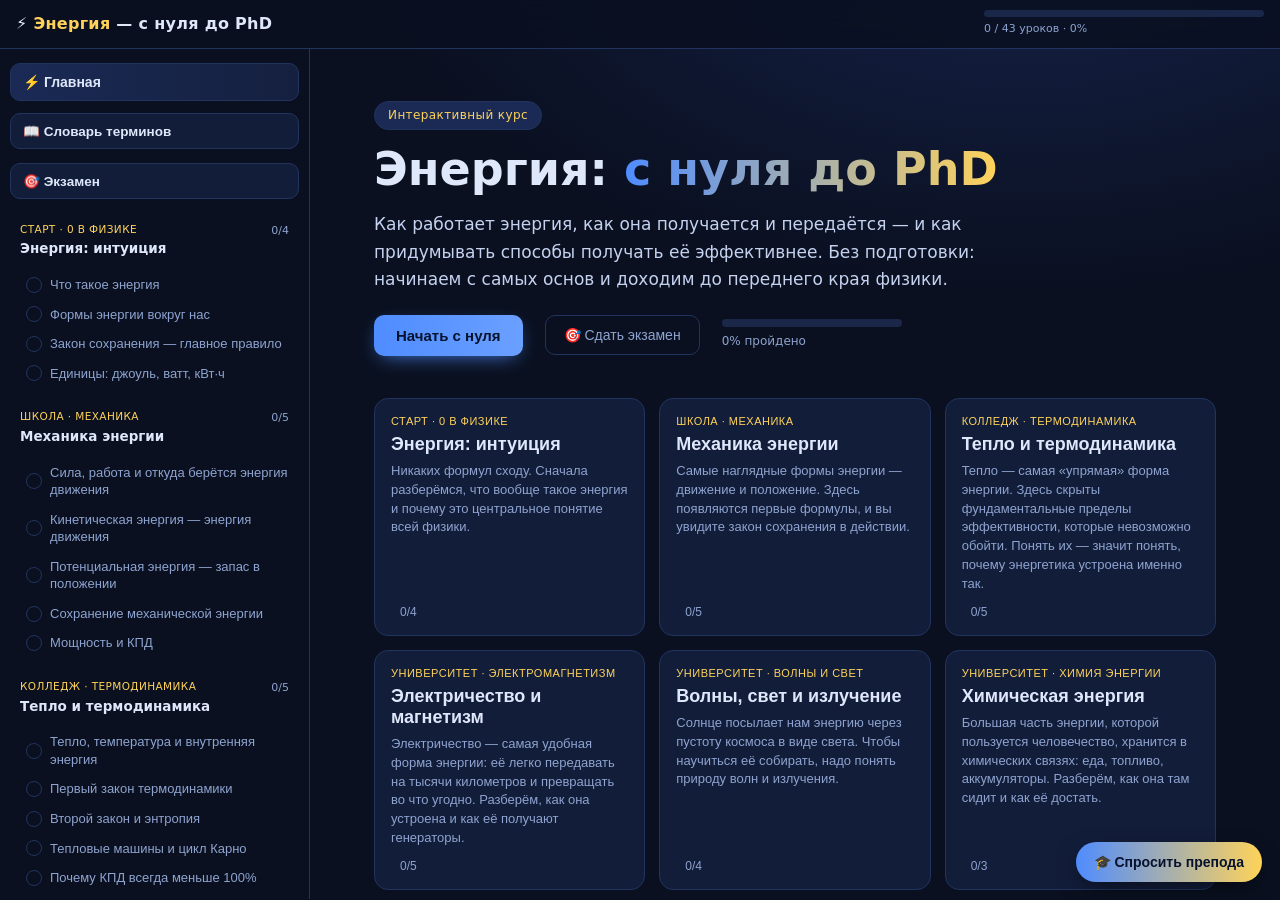
<file: energy-course/index.html>
<!DOCTYPE html>
<html lang="ru">
<head>
<meta charset="utf-8">
<meta name="viewport" content="width=device-width, initial-scale=1">
<title>Энергия — интерактивный курс с нуля до PhD</title>
<meta name="description" content="Интерактивный курс по физике энергии с нуля до уровня PhD: как работает энергия, как получается и передаётся, и как получать её эффективнее.">
<link rel="stylesheet" href="css/style.css">
</head>
<body>

<header class="topbar">
  <button id="menubtn" aria-label="Меню">☰</button>
  <div class="brand">⚡ <b>Энергия</b> — с нуля до PhD</div>
  <div class="spacer"></div>
  <div class="prog">
    <div class="track"><div id="progbar" style="width:0%"></div></div>
    <div class="lbl" id="progtext">0 / 0 уроков · 0%</div>
  </div>
</header>

<div class="layout">
  <nav id="sidebar"></nav>
  <main id="main"></main>
</div>

<script src="js/content.js"></script>
<script src="js/sims.js"></script>
<script src="js/diagrams.js"></script>
<script src="js/app.js"></script>
<script src="js/tutor.js"></script>
</body>
</html>
</file>
<file: energy-course/css/style.css>
/* ============================================================================
   Энергия — курс с нуля до PhD. Тёмная «энергетическая» тема, адаптив.
============================================================================ */
:root {
  --bg:        #0a1020;
  --bg2:       #0e1730;
  --panel:     #121d3a;
  --panel2:    #16224380;
  --line:      #21345f;
  --text:      #dfe7fb;
  --muted:     #8ea3cf;
  --accent:    #ffd35a;
  --accent2:   #4f8cff;
  --green:     #36d399;
  --red:       #f87272;
  --orange:    #f8b272;
  --radius:    14px;
  --nav-w:     310px;
}
* { box-sizing: border-box; }
html, body { margin: 0; height: 100%; }
body {
  background: radial-gradient(1200px 700px at 80% -10%, #16224a 0%, var(--bg) 55%) fixed;
  color: var(--text);
  font-family: 'Segoe UI', Roboto, system-ui, -apple-system, Arial, sans-serif;
  font-size: 16px; line-height: 1.6;
  -webkit-font-smoothing: antialiased;
}

/* ── шапка ──────────────────────────────────────────────────────────── */
.topbar {
  position: sticky; top: 0; z-index: 30;
  display: flex; align-items: center; gap: 12px;
  padding: 10px 16px;
  background: rgba(10,16,32,.85); backdrop-filter: blur(10px);
  border-bottom: 1px solid var(--line);
}
.topbar .brand { font-weight: 700; letter-spacing: .3px; font-size: 16px; }
.topbar .brand b { color: var(--accent); }
.topbar .spacer { flex: 1; }
.topbar .prog { min-width: 180px; max-width: 280px; flex: 1; }
.topbar .prog .track { height: 7px; background: #1a2748; border-radius: 4px; overflow: hidden; }
.topbar .prog .track > div { height: 100%; background: linear-gradient(90deg, var(--accent2), var(--accent)); transition: width .4s; }
.topbar .prog .lbl { font-size: 11px; color: var(--muted); margin-top: 3px; }
#menubtn {
  display: none; background: var(--panel); color: var(--text);
  border: 1px solid var(--line); border-radius: 8px; padding: 6px 11px; font-size: 18px; cursor: pointer;
}

/* ── каркас ─────────────────────────────────────────────────────────── */
.layout { display: flex; min-height: calc(100vh - 50px); }
#sidebar {
  width: var(--nav-w); flex-shrink: 0;
  border-right: 1px solid var(--line);
  padding: 14px 10px 40px;
  overflow-y: auto; height: calc(100vh - 50px);
  position: sticky; top: 50px;
}
#main {
  flex: 1; min-width: 0; padding: 26px clamp(16px, 5vw, 64px) 80px;
  height: calc(100vh - 50px); overflow-y: auto; scroll-behavior: smooth;
}

/* ── навигация ──────────────────────────────────────────────────────── */
.nav-home {
  width: 100%; text-align: left; background: linear-gradient(90deg, #1a2a55, #15203f);
  color: var(--text); border: 1px solid var(--line); border-radius: 10px;
  padding: 10px 12px; font-size: 14px; font-weight: 600; cursor: pointer; margin-bottom: 12px;
}
.nav-home:hover { border-color: var(--accent2); }
.nav-gloss {
  width: 100%; text-align: left; background: var(--panel); color: var(--text);
  border: 1px solid var(--line); border-radius: 10px; padding: 9px 12px;
  font-size: 13.5px; font-weight: 600; cursor: pointer; margin-bottom: 14px;
}
.nav-gloss:hover { border-color: var(--accent); }

.nav-exam:hover { border-color: var(--green); }

/* экзамен */
.exam { max-width: 1000px; margin: 0 auto; }
.exam-grid { display: grid; grid-template-columns: repeat(auto-fill, minmax(260px, 1fr)); gap: 14px; margin-top: 20px; }
.exam-card { text-align: left; background: var(--panel); border: 1px solid var(--line); border-radius: var(--radius);
  padding: 16px; cursor: pointer; color: var(--text); display: flex; flex-direction: column; gap: 6px; transition: transform .12s, border-color .12s; }
.exam-card:hover { transform: translateY(-3px); border-color: var(--accent); }
.exam-final { border-color: var(--accent2); background: linear-gradient(135deg, #1a2a55, #14223f); }
.exam-card-lvl { font-size: 11px; color: var(--accent); text-transform: uppercase; letter-spacing: .5px; }
.exam-card-t { font-size: 17px; font-weight: 700; }
.exam-card-d { font-size: 13px; color: var(--muted); flex: 1; }
.exam-best { font-size: 12.5px; color: var(--green); }

.exam-run { max-width: 820px; margin: 0 auto; }
.exam-qs { display: flex; flex-direction: column; gap: 16px; margin: 18px 0; }
.exam-q { padding: 14px 16px; background: var(--panel2); border: 1px solid var(--line); border-radius: var(--radius); }
.quiz-opt.chosen { border-color: var(--accent2); background: #1c2c57; color: #fff; }
.exam-count { font-size: 13px; color: var(--muted); }
.exam-score-box { margin-top: 24px; padding: 26px; text-align: center; background: var(--panel2); border: 1px solid var(--accent2); border-radius: var(--radius); }
.exam-score-n { font-size: clamp(26px, 6vw, 36px); font-weight: 800; color: var(--accent); }
.exam-grade { font-size: 18px; margin: 8px 0 18px; color: #c4d2f0; }
.exam-score-actions { display: flex; gap: 10px; justify-content: center; flex-wrap: wrap; }

/* словарь */
.gloss { max-width: 820px; margin: 0 auto; }
.gloss-h { font-size: clamp(24px, 4vw, 32px); margin: 8px 0 6px; }
.gloss-sub { color: var(--muted); margin-bottom: 18px; }
.gloss-search {
  width: 100%; background: var(--panel); color: var(--text); border: 1px solid var(--line);
  border-radius: 10px; padding: 12px 16px; font-size: 15px; margin-bottom: 20px;
}
.gloss-search:focus { outline: none; border-color: var(--accent2); }
.gloss-list { display: grid; gap: 10px; }
.gloss-item { padding: 12px 16px; background: var(--panel2); border: 1px solid var(--line); border-radius: var(--radius); border-left: 3px solid var(--accent2); }
.gloss-term { font-weight: 700; color: var(--accent); margin-bottom: 3px; }
.gloss-def { color: #d6e1f8; font-size: 15px; }
.gloss-none { color: var(--muted); padding: 20px; text-align: center; }
.nav-module { margin-bottom: 6px; }
.nav-modhead {
  display: flex; flex-direction: column; gap: 1px;
  padding: 8px 10px; cursor: pointer; border-radius: 8px; position: relative;
}
.nav-modhead:hover { background: var(--panel2); }
.nav-modlevel { font-size: 10.5px; color: var(--accent); text-transform: uppercase; letter-spacing: .4px; }
.nav-modtitle { font-size: 13.5px; font-weight: 600; }
.nav-modcount { position: absolute; right: 10px; top: 9px; font-size: 11px; color: var(--muted); }
.nav-lessons { display: flex; flex-direction: column; padding: 2px 0 6px 6px; }
.nav-module.collapsed .nav-lessons { display: none; }
.nav-lesson {
  display: flex; align-items: center; gap: 8px; text-align: left;
  background: none; border: none; color: var(--muted); cursor: pointer;
  padding: 6px 10px; border-radius: 7px; font-size: 13px; line-height: 1.35; width: 100%;
}
.nav-lesson:hover { background: var(--panel2); color: var(--text); }
.nav-lesson.active { background: #1c2c57; color: var(--text); }
.nav-check {
  width: 16px; height: 16px; flex-shrink: 0; border-radius: 50%;
  border: 1.5px solid var(--line); font-size: 10px; display: grid; place-items: center;
}
.nav-check.on { background: var(--green); border-color: var(--green); color: #07210f; }

/* ── главная ────────────────────────────────────────────────────────── */
.home { max-width: 1000px; margin: 0 auto; }
.hero { padding: 26px 0 8px; }
.hero-badge {
  display: inline-block; background: #1a2a55; color: var(--accent);
  border: 1px solid var(--line); border-radius: 999px; padding: 4px 13px;
  font-size: 12px; letter-spacing: .4px; margin-bottom: 14px;
}
.hero h1 { font-size: clamp(30px, 5vw, 46px); margin: 0 0 12px; line-height: 1.1; font-weight: 700; }
.hero h1 span { background: linear-gradient(90deg, var(--accent2), var(--accent)); -webkit-background-clip: text; background-clip: text; color: transparent; }
.hero-sub { font-size: 17px; color: #c4d2f0; max-width: 680px; }
.hero-row { display: flex; align-items: center; gap: 22px; flex-wrap: wrap; margin-top: 22px; }
.hero-prog { display: flex; flex-direction: column; gap: 5px; min-width: 180px; }
.hero-prog-bar { height: 8px; background: #1a2748; border-radius: 5px; overflow: hidden; }
.hero-prog-bar > div { height: 100%; background: linear-gradient(90deg, var(--accent2), var(--accent)); }
.hero-prog span { font-size: 12px; color: var(--muted); }

.btn-primary {
  background: linear-gradient(90deg, var(--accent2), #6aa0ff); color: #06122e;
  border: none; border-radius: 10px; padding: 12px 22px; font-size: 15px; font-weight: 700;
  cursor: pointer; box-shadow: 0 6px 20px -8px var(--accent2);
}
.btn-primary:hover { filter: brightness(1.08); }
.btn-ghost { background: none; color: var(--muted); border: 1px solid var(--line); border-radius: 10px; padding: 11px 18px; cursor: pointer; font-size: 14px; }
.btn-ghost:hover { color: var(--text); border-color: var(--accent2); }
.btn-done { background: var(--panel); color: var(--green); border: 1px solid var(--line); border-radius: 10px; padding: 11px 18px; cursor: pointer; font-size: 14px; font-weight: 600; }
.btn-done:hover { border-color: var(--green); }

.home-grid { display: grid; grid-template-columns: repeat(auto-fill, minmax(270px, 1fr)); gap: 14px; margin-top: 34px; }
.modcard {
  text-align: left; background: var(--panel); border: 1px solid var(--line);
  border-radius: var(--radius); padding: 16px; cursor: pointer; color: var(--text);
  display: flex; flex-direction: column; gap: 7px; transition: transform .12s, border-color .12s;
}
.modcard:hover { transform: translateY(-3px); border-color: var(--accent2); }
.modcard-level { font-size: 11px; color: var(--accent); text-transform: uppercase; letter-spacing: .5px; }
.modcard-title { font-size: 18px; font-weight: 700; }
.modcard-intro { font-size: 13px; color: var(--muted); line-height: 1.45; flex: 1; }
.modcard-foot { display: flex; align-items: center; gap: 9px; margin-top: 4px; }
.modcard-bar { flex: 1; height: 6px; background: #1a2748; border-radius: 4px; overflow: hidden; }
.modcard-bar > div { height: 100%; background: var(--green); }
.modcard-foot span { font-size: 12px; color: var(--muted); }

.home-foot { margin-top: 40px; padding: 22px; background: var(--panel2); border: 1px solid var(--line); border-radius: var(--radius); }
.home-foot h3 { margin: 0 0 12px; }
.home-foot ul { margin: 0; padding-left: 20px; color: #c4d2f0; }
.home-foot li { margin-bottom: 7px; }

/* ── урок ───────────────────────────────────────────────────────────── */
.lesson { max-width: 820px; margin: 0 auto; }
.lesson-top { border-bottom: 1px solid var(--line); padding-bottom: 16px; margin-bottom: 8px; }
.lesson-crumbs { font-size: 12px; color: var(--accent); text-transform: uppercase; letter-spacing: .5px; }
.lesson-title { font-size: clamp(24px, 4vw, 34px); margin: 6px 0 8px; line-height: 1.15; }
.lesson-meta { font-size: 13px; color: var(--muted); }
.lesson-tldr {
  margin: 18px 0 4px; padding: 14px 16px; border-radius: var(--radius);
  background: linear-gradient(135deg, #1b2c52, #14223f);
  border: 1px solid var(--accent2); border-left-width: 4px;
}
.lesson-tldr .tldr-head { font-weight: 700; color: var(--accent); font-size: 12.5px; text-transform: uppercase; letter-spacing: .5px; margin-bottom: 6px; }
.lesson-tldr > div:last-child { font-size: 16px; color: #eaf1ff; }

.lesson-body { font-size: 16.5px; }
.b-text { margin: 16px 0; }
.b-text p { margin: 0 0 14px; }
.b-text ul, .b-text ol { margin: 0 0 14px; padding-left: 22px; }
.b-text li { margin-bottom: 7px; }
.b-text b { color: #fff; }
.lesson-body i { color: #cfdcfb; }

/* формула */
.b-formula { margin: 22px 0; padding: 18px; text-align: center;
  background: linear-gradient(180deg, #13213f, #101a33); border: 1px solid var(--line); border-radius: var(--radius); }
.f-eq { font-size: clamp(18px, 3.5vw, 24px); font-family: 'Cambria Math', Georgia, serif; color: var(--accent); letter-spacing: .5px; }
.f-eq sub { font-size: .65em; }
.lesson-body sub { font-size: .72em; }
.f-cap { font-size: 13px; color: var(--muted); margin-top: 10px; }

/* врезки */
.b-callout { margin: 20px 0; padding: 14px 16px; border-radius: var(--radius); border: 1px solid var(--line); border-left-width: 4px; }
.b-callout .c-head { font-weight: 700; font-size: 13px; margin-bottom: 6px; text-transform: uppercase; letter-spacing: .4px; }
.c-key  { background: #131f3e; border-left-color: var(--accent2); }
.c-key .c-head { color: var(--accent2); }
.c-idea { background: #14231c; border-left-color: var(--green); }
.c-idea .c-head { color: var(--green); }
.c-warn { background: #261a14; border-left-color: var(--orange); }
.c-warn .c-head { color: var(--orange); }
.b-callout b { color: #fff; }
.c-trap { background: #25142a; border-left-color: #e879f9; }
.c-trap .c-head { color: #e879f9; }
.c-floor { background: #131a2e; border-left-color: #8a9bff; }
.c-floor .c-head { color: #8a9bff; }
.c-check { background: #102420; border-left-color: #2dd4bf; }
.c-check .c-head { color: #2dd4bf; }
.c-analogy { background: #0f2030; border-left-color: #38bdf8; }
.c-analogy .c-head { color: #38bdf8; }
.c-trap table.cmp, .b-callout table.cmp { width: 100%; border-collapse: collapse; margin: 8px 0 2px; font-size: 13.5px; }
.b-callout table.cmp th, .b-callout table.cmp td { border: 1px solid var(--line); padding: 6px 9px; text-align: left; vertical-align: top; }
.b-callout table.cmp th { background: rgba(255,255,255,.05); }
.callout-итог, .c-line { display: block; margin-top: 8px; font-weight: 600; color: #fff; }

/* блок «предположи сам» */
.b-predict { margin: 22px 0; padding: 16px 18px; background: linear-gradient(135deg, #1b1430, #131022);
  border: 1px solid #6b4bce; border-left-width: 4px; border-radius: var(--radius); }
.predict-head { font-weight: 700; color: #b794f6; font-size: 13px; text-transform: uppercase; letter-spacing: .4px; margin-bottom: 8px; }
.predict-q { font-size: 16px; }
.predict-q b { color: #fff; }
.predict-btn { margin-top: 12px; background: #2a1f52; color: #d7c6ff; border: 1px solid #6b4bce;
  border-radius: 9px; padding: 9px 16px; font-size: 14px; font-weight: 600; cursor: pointer; }
.predict-btn:hover { background: #36286a; }
.predict-reveal { margin-top: 14px; padding-top: 14px; border-top: 1px dashed #6b4bce; font-size: 15.5px; }
.predict-reveal b { color: #b794f6; }

/* разбор примера */
.b-try { margin: 20px 0; padding: 14px 16px; background: #101a33; border: 1px dashed var(--line); border-radius: var(--radius); font-size: 15px; }
.try-head { font-weight: 700; color: var(--accent); font-size: 13px; margin-bottom: 6px; }
.b-try b { color: var(--accent); }

/* схема устройства */
.b-device { margin: 22px 0; padding: 16px 18px; background: linear-gradient(180deg, #122140, #0e1a33);
  border: 1px solid var(--line); border-radius: var(--radius); border-left: 4px solid var(--accent); }
.dev-title { font-weight: 700; font-size: 16px; color: var(--accent); margin-bottom: 12px; }
.dev-parts-h, .dev-steps-h, .dev-diag-h { font-size: 12.5px; text-transform: uppercase; letter-spacing: .5px; color: var(--accent2); margin: 10px 0 8px; font-weight: 700; }
.dev-diag { background: #0a1226; border: 1px solid var(--line); border-radius: 10px; padding: 4px; margin-bottom: 6px; }
.dev-diag .sim-canvas { background: transparent; }
.dev-parts { display: grid; grid-template-columns: repeat(auto-fill, minmax(220px, 1fr)); gap: 8px; }
.dev-part { background: #0c1530; border: 1px solid var(--line); border-radius: 9px; padding: 9px 11px; font-size: 14px; }
.dev-part b { color: #fff; display: block; margin-bottom: 2px; }
.dev-part span { color: var(--muted); font-size: 13px; }
.dev-steps { margin: 4px 0 0; padding-left: 22px; }
.dev-steps li { margin-bottom: 6px; font-size: 15px; }
.dev-steps b { color: var(--accent); }

/* таблицы спектра */
table.spec { width: 100%; border-collapse: collapse; margin: 10px 0; font-size: 14px; }
table.spec th, table.spec td { border: 1px solid var(--line); padding: 7px 10px; text-align: left; }
table.spec th { background: #16224a; color: var(--accent); }
table.spec tr:nth-child(even) td { background: #101a33; }

/* модель */
.b-sim { margin: 22px 0; }
.sim-host { background: #0c1530; border: 1px solid var(--line); border-radius: var(--radius); padding: 12px; }
.sim-cap { font-size: 13px; color: var(--muted); margin-top: 9px; }
.sim-canvas { display: block; width: 100%; border-radius: 8px; background: #0a1226; }
.sim-controls { display: flex; flex-wrap: wrap; gap: 14px 22px; align-items: flex-end; margin-top: 12px; }
.sim-ctl { display: flex; flex-direction: column; gap: 4px; min-width: 160px; flex: 1; }
.sim-ctl label { font-size: 12.5px; color: var(--muted); display: flex; justify-content: space-between; }
.sim-val { color: var(--accent); font-weight: 600; }
.sim-ctl input[type=range] { width: 100%; accent-color: var(--accent2); }
.sim-toggle { font-size: 13px; color: var(--text); display: flex; align-items: center; gap: 6px; cursor: pointer; }
.sim-toggle input { accent-color: var(--green); }
.sim-btn { background: var(--panel); color: var(--text); border: 1px solid var(--line); border-radius: 8px; padding: 7px 13px; font-size: 13px; cursor: pointer; }
.sim-btn:hover { border-color: var(--accent2); }

/* тест */
.quiz { margin: 34px 0 10px; padding: 20px; background: var(--panel2); border: 1px solid var(--line); border-radius: var(--radius); }
.quiz-title { margin: 0 0 16px; font-size: 19px; }
.quiz-q { margin-bottom: 20px; }
.quiz-text { font-weight: 600; margin-bottom: 10px; }
.quiz-opts { display: flex; flex-direction: column; gap: 8px; }
.quiz-opt { text-align: left; background: var(--panel); color: var(--text); border: 1px solid var(--line); border-radius: 9px; padding: 10px 14px; font-size: 14.5px; cursor: pointer; transition: border-color .12s; }
.quiz-opt:hover:not(:disabled) { border-color: var(--accent2); }
.quiz-opt:disabled { cursor: default; opacity: .9; }
.quiz-opt.correct { background: #16331f; border-color: var(--green); color: #c8f8d8; }
.quiz-opt.wrong { background: #331616; border-color: var(--red); color: #f8c8c8; }
.quiz-why { font-size: 14px; margin-top: 9px; padding: 0; max-height: 0; overflow: hidden; transition: max-height .2s; color: var(--muted); }
.quiz-why.show { max-height: 200px; padding: 4px 2px 0; }
.quiz-why.ok b { color: var(--green); }
.quiz-why.no b { color: var(--red); }
.quiz-score { font-weight: 700; color: var(--green); margin-top: 6px; min-height: 20px; }

/* «копнуть глубже» — наводящие вопросы */
.followups { margin: 30px 0 10px; padding: 18px; background: linear-gradient(135deg, #16243f, #111c33);
  border: 1px solid var(--line); border-left: 4px solid var(--green); border-radius: var(--radius); }
.fu-title { margin: 0 0 6px; font-size: 17px; }
.fu-sub { margin: 0 0 14px; font-size: 13.5px; color: var(--muted); }
.fu-chips { display: flex; flex-direction: column; gap: 9px; }
.fu-chip { text-align: left; background: var(--panel); color: var(--text); border: 1px solid var(--line);
  border-radius: 10px; padding: 11px 14px; font-size: 14.5px; cursor: pointer; transition: border-color .12s, transform .1s; }
.fu-chip::after { content: ' ↗'; color: var(--green); }
.fu-chip:hover { border-color: var(--green); transform: translateX(3px); }

/* нижняя навигация урока */
.lesson-nav { display: flex; gap: 10px; align-items: center; margin-top: 36px; padding-top: 20px; border-top: 1px solid var(--line); flex-wrap: wrap; }
.lesson-nav .btn-primary { margin-left: auto; }

/* финал */
.finish { max-width: 620px; margin: 8vh auto; text-align: center; }
.finish-badge { font-size: 64px; }
.finish h1 { font-size: 34px; margin: 8px 0 16px; }
.finish p { color: #c4d2f0; font-size: 17px; }
.finish-tip { color: var(--muted) !important; font-size: 15px !important; }
.finish .btn-primary { margin-top: 22px; }

/* ── ИИ-преподаватель ──────────────────────────────────────────────── */
.tutor-fab {
  position: fixed; right: 18px; bottom: 18px; z-index: 40;
  background: linear-gradient(90deg, var(--accent2), var(--accent)); color: #06122e;
  border: none; border-radius: 999px; padding: 12px 18px; font-size: 14px; font-weight: 700;
  cursor: pointer; box-shadow: 0 8px 24px -6px rgba(0,0,0,.6);
}
.tutor-fab:hover { filter: brightness(1.08); }
.tutor-panel {
  position: fixed; right: 18px; bottom: 18px; z-index: 41;
  width: min(400px, 94vw); height: min(600px, 80vh);
  background: var(--bg2); border: 1px solid var(--accent2); border-radius: 16px;
  display: flex; flex-direction: column; overflow: hidden;
  box-shadow: 0 20px 60px -10px rgba(0,0,0,.7);
}
.tutor-head { display: flex; align-items: center; justify-content: space-between;
  padding: 12px 14px; background: #16224a; border-bottom: 1px solid var(--line); font-weight: 700; }
.tutor-x { background: none; border: none; color: var(--muted); font-size: 16px; cursor: pointer; }
.tutor-x:hover { color: var(--text); }
.tutor-msgs { flex: 1; overflow-y: auto; padding: 14px; display: flex; flex-direction: column; gap: 10px; }
.tutor-msg { padding: 9px 12px; border-radius: 12px; font-size: 14.5px; line-height: 1.5; max-width: 90%; white-space: pre-wrap; word-wrap: break-word; }
.tutor-msg.user { align-self: flex-end; background: #2a3f73; color: #eaf1ff; border-bottom-right-radius: 4px; }
.tutor-msg.assistant { align-self: flex-start; background: var(--panel); color: var(--text); border: 1px solid var(--line); border-bottom-left-radius: 4px; }
.tutor-setup { padding: 0 12px; }
.tutor-cfg { font-size: 13px; }
.tutor-cfg summary { cursor: pointer; color: var(--accent); padding: 6px 0; }
.tutor-cfg-body { padding: 6px 0 10px; }
.tutor-note { font-size: 12px; color: var(--muted); margin: 4px 0 8px; }
.tutor-note a { color: var(--accent2); }
.tutor-row { display: flex; gap: 6px; align-items: center; margin-bottom: 7px; }
.tutor-row label { font-size: 12px; color: var(--muted); }
.tutor-row input, .tutor-row select { flex: 1; background: var(--panel); color: var(--text);
  border: 1px solid var(--line); border-radius: 7px; padding: 7px 9px; font-size: 13px; }
.tutor-row button { background: var(--accent2); color: #06122e; border: none; border-radius: 7px; padding: 7px 12px; font-weight: 700; cursor: pointer; font-size: 13px; }
.tutor-or { text-align: center; color: var(--muted); font-size: 11px; margin: 8px 0; }
.tutor-alt { width: 100%; background: var(--panel); color: var(--text); border: 1px solid var(--line); border-radius: 8px; padding: 9px; cursor: pointer; font-size: 13px; }
.tutor-alt:hover { border-color: var(--accent); }
.tutor-input { display: flex; gap: 8px; padding: 10px 12px; border-top: 1px solid var(--line); align-items: flex-end; }
.tutor-input textarea { flex: 1; background: var(--panel); color: var(--text); border: 1px solid var(--line);
  border-radius: 10px; padding: 9px 11px; font-size: 14px; resize: none; font-family: inherit; }
.tutor-input textarea:focus { outline: none; border-color: var(--accent2); }
.tutor-input button { background: linear-gradient(90deg, var(--accent2), #6aa0ff); color: #06122e;
  border: none; border-radius: 10px; width: 42px; height: 40px; font-size: 16px; cursor: pointer; flex-shrink: 0; }
.tutor-input button:disabled { opacity: .5; cursor: default; }

@media (max-width: 860px) {
  .tutor-fab { right: 12px; bottom: 12px; padding: 10px 15px; font-size: 13px; }
  .tutor-panel { right: 0; bottom: 0; width: 100vw; height: 88vh; border-radius: 16px 16px 0 0; }
}

/* ── мобайл ─────────────────────────────────────────────────────────── */
@media (max-width: 860px) {
  #menubtn { display: block; }
  #sidebar {
    position: fixed; left: 0; top: 50px; bottom: 0; z-index: 25;
    width: 86vw; max-width: 340px; height: auto;
    background: var(--bg2); transform: translateX(-105%); transition: transform .25s;
    box-shadow: 0 0 40px rgba(0,0,0,.5);
  }
  body.nav-open #sidebar { transform: translateX(0); }
  body.nav-open::after { content: ''; position: fixed; inset: 50px 0 0; background: rgba(0,0,0,.5); z-index: 24; }
  #main { height: auto; padding: 18px 16px 70px; }
  .topbar .prog { display: none; }
  .layout { display: block; }
  .sim-ctl { min-width: 120px; }
}
</file>
